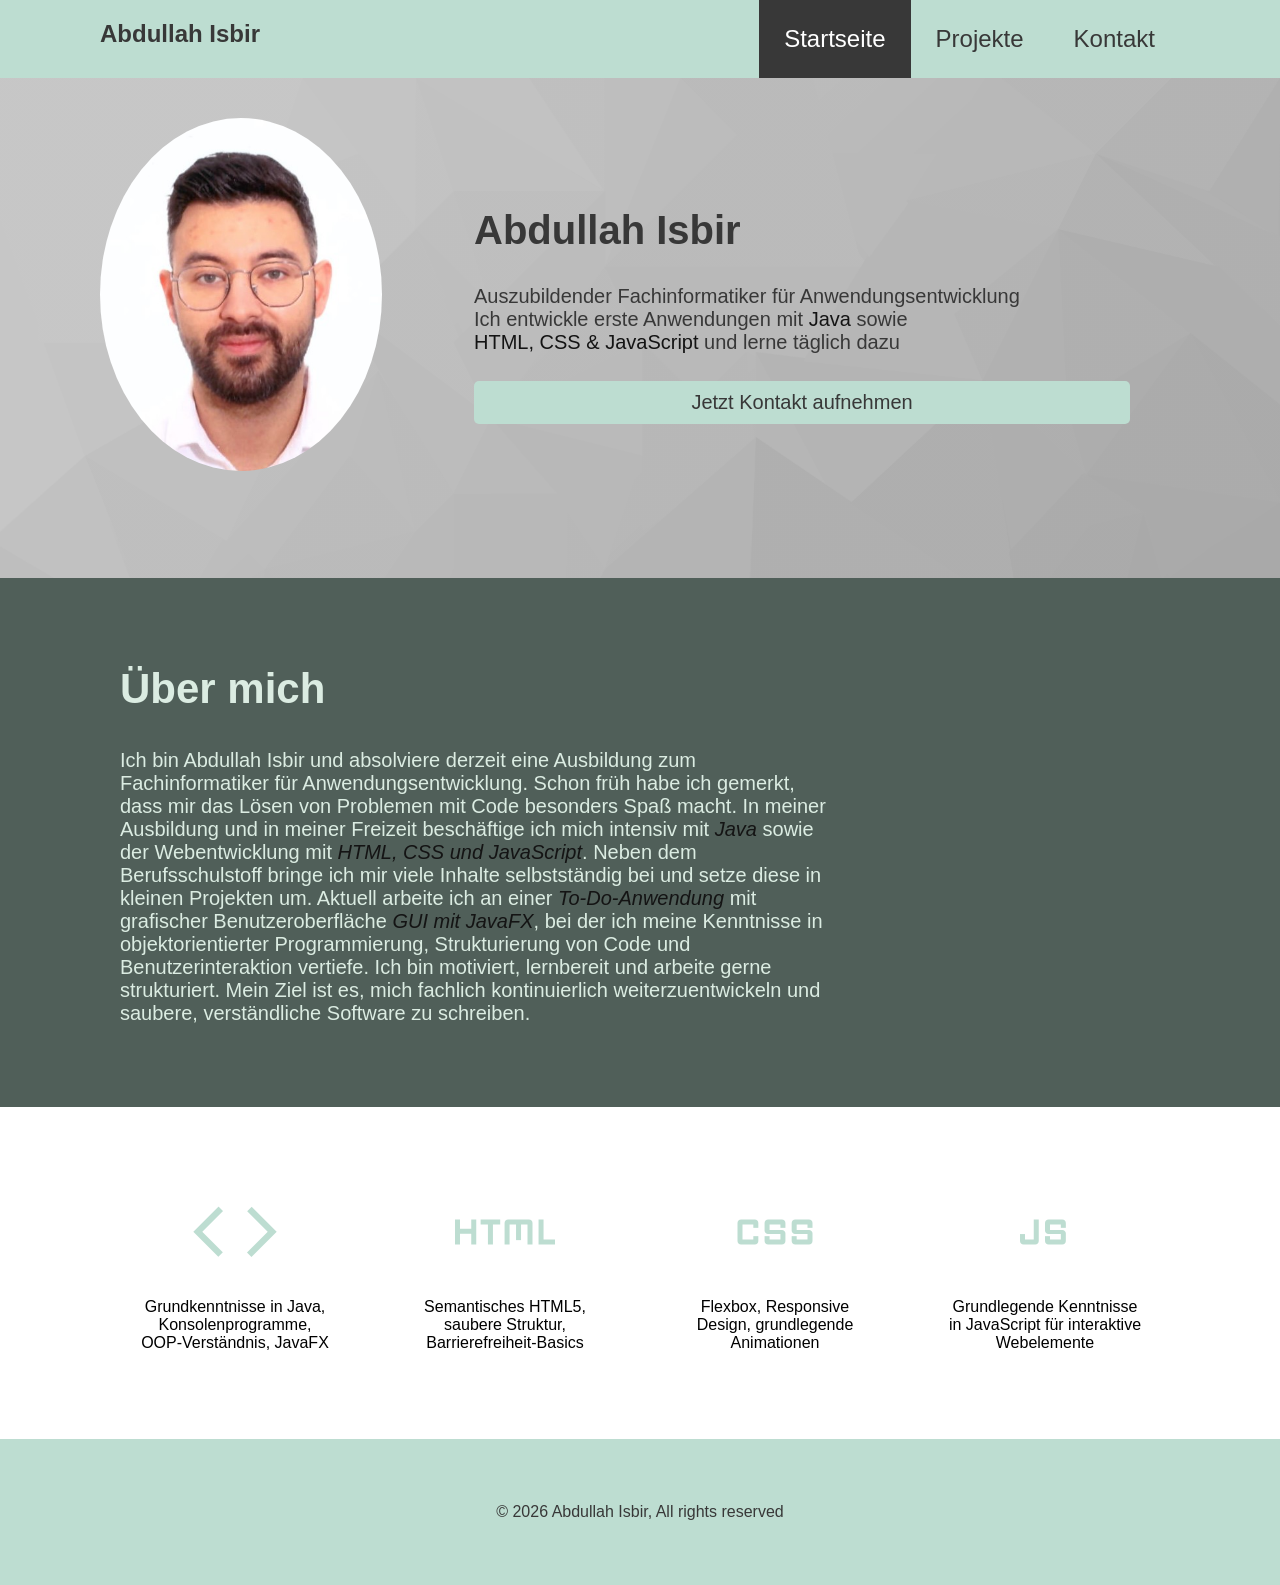
<file: index.html>
<!DOCTYPE html>
<html lang="de">
<head>
    <meta charset="UTF-8">
    <meta name="viewport" content="width=device-width, initial-scale=1.0">
    <meta name="description" content="Hier findest du das komplette Hilal Isbir-Tas und Abdullah Isbir Webseite">
    <meta name="keywords" content="Hilal Isbir-Tas und Abdullah Isbir Webseite">
    <title>Abdullah Isbir Webseite</title>
    <link rel="stylesheet" href="https://fonts.googleapis.com/css2?family=Material+Symbols+Outlined:opsz,wght,FILL,GRAD@24,400,0,0" />
    <link rel="stylesheet" href="css/style.css">


</head>
<body>
    <header>
            <nav id="main-nav">
                <div class="standard-container">
                <h1>Abdullah Isbir</h1>
                <ul>
                    <li>
                    <a class="active-page" href="index.html">Startseite</a>
                    </li>
                     <li>
                     <a href="projekte.html">Projekte</a>
                    </li>
                    <li>
                     <a href="contact.html">Kontakt</a>
                    </li>
                </ul>
                </div>
            </nav>
            <div id="Welcome">
                <div class="standard-container">
                    <div class="Welcome-img">
                        <img src="img/apo.jpeg" alt="Apo">
                    </div>
                    <div class="Welcome-content">
                        <h2>Abdullah Isbir</h2>
                        <p>Auszubildender Fachinformatiker für Anwendungsentwicklung <br>Ich entwickle erste Anwendungen mit <span class="text-highlighted">Java</span> sowie <span class="text-highlighted"><br>HTML, CSS & JavaScript</span>  und lerne täglich dazu</p>
                        <a class="btn" href="/contact.html">Jetzt Kontakt aufnehmen</a>
                    </div>
        </div>
    </header>

    <section id="about">
        <div class="standard-container">
            <div class="about-content">
                <h2> <span class="text-highlighted-about">Über mich</span> </h2>
                <p>Ich bin Abdullah Isbir und absolviere derzeit eine Ausbildung zum Fachinformatiker für Anwendungsentwicklung. Schon früh habe ich gemerkt, dass mir das Lösen von Problemen mit Code besonders Spaß macht.
                    In meiner Ausbildung und in meiner Freizeit beschäftige ich mich intensiv mit <span class="text-highlightedd">Java</span> sowie der Webentwicklung mit <span class="text-highlightedd">HTML, CSS und JavaScript</span>. 
                    Neben dem Berufsschulstoff bringe ich mir viele Inhalte selbstständig bei und setze diese in kleinen Projekten um. 
                    Aktuell arbeite ich an einer <span class="text-highlightedd">To-Do-Anwendung</span> mit grafischer Benutzeroberfläche <span class="text-highlightedd">GUI mit JavaFX</span>, bei der ich meine Kenntnisse in objektorientierter Programmierung, Strukturierung von Code und Benutzerinteraktion vertiefe.
                    Ich bin motiviert, lernbereit und arbeite gerne strukturiert. Mein Ziel ist es, mich fachlich kontinuierlich weiterzuentwickeln und saubere, verständliche Software zu schreiben.</p>
            </div>
            <div class="about-img">
            </div>
        </div>
    </section>

    <section id="Skills">
        <div class="standard-container">
            <div class="Skills-heading">
            <span class="material-symbols-outlined" aria-label="Code">code</span>
            <p>Grundkenntnisse in Java, Konsolenprogramme,<br> OOP-Verständnis, JavaFX</p>
        </div>
        <div class="Skills-heading">
            <span class="material-symbols-outlined" aria-label="HTML">html</span>
            <p>Semantisches HTML5, saubere Struktur, Barrierefreiheit-Basics</p>
        </div>
        <div class="Skills-heading">
            <span class="material-symbols-outlined" aria-label="CSS">css</span>
            <p>Flexbox, Responsive Design, grundlegende Animationen</p>
        </div>
        <div class="Skills-heading">
            <span class="material-symbols-outlined" aria-label="JavaScript">javascript</span>
            <p>Grundlegende Kenntnisse in JavaScript für interaktive Webelemente</p>
        </div>
    </div>
        
    </section>

    <footer id="main-footer">
        <div class="standard-container">
            <p>&copy; 2026 Abdullah Isbir, All rights reserved  </p>
        </div>
        

    </footer>


</body>
</html>
</file>
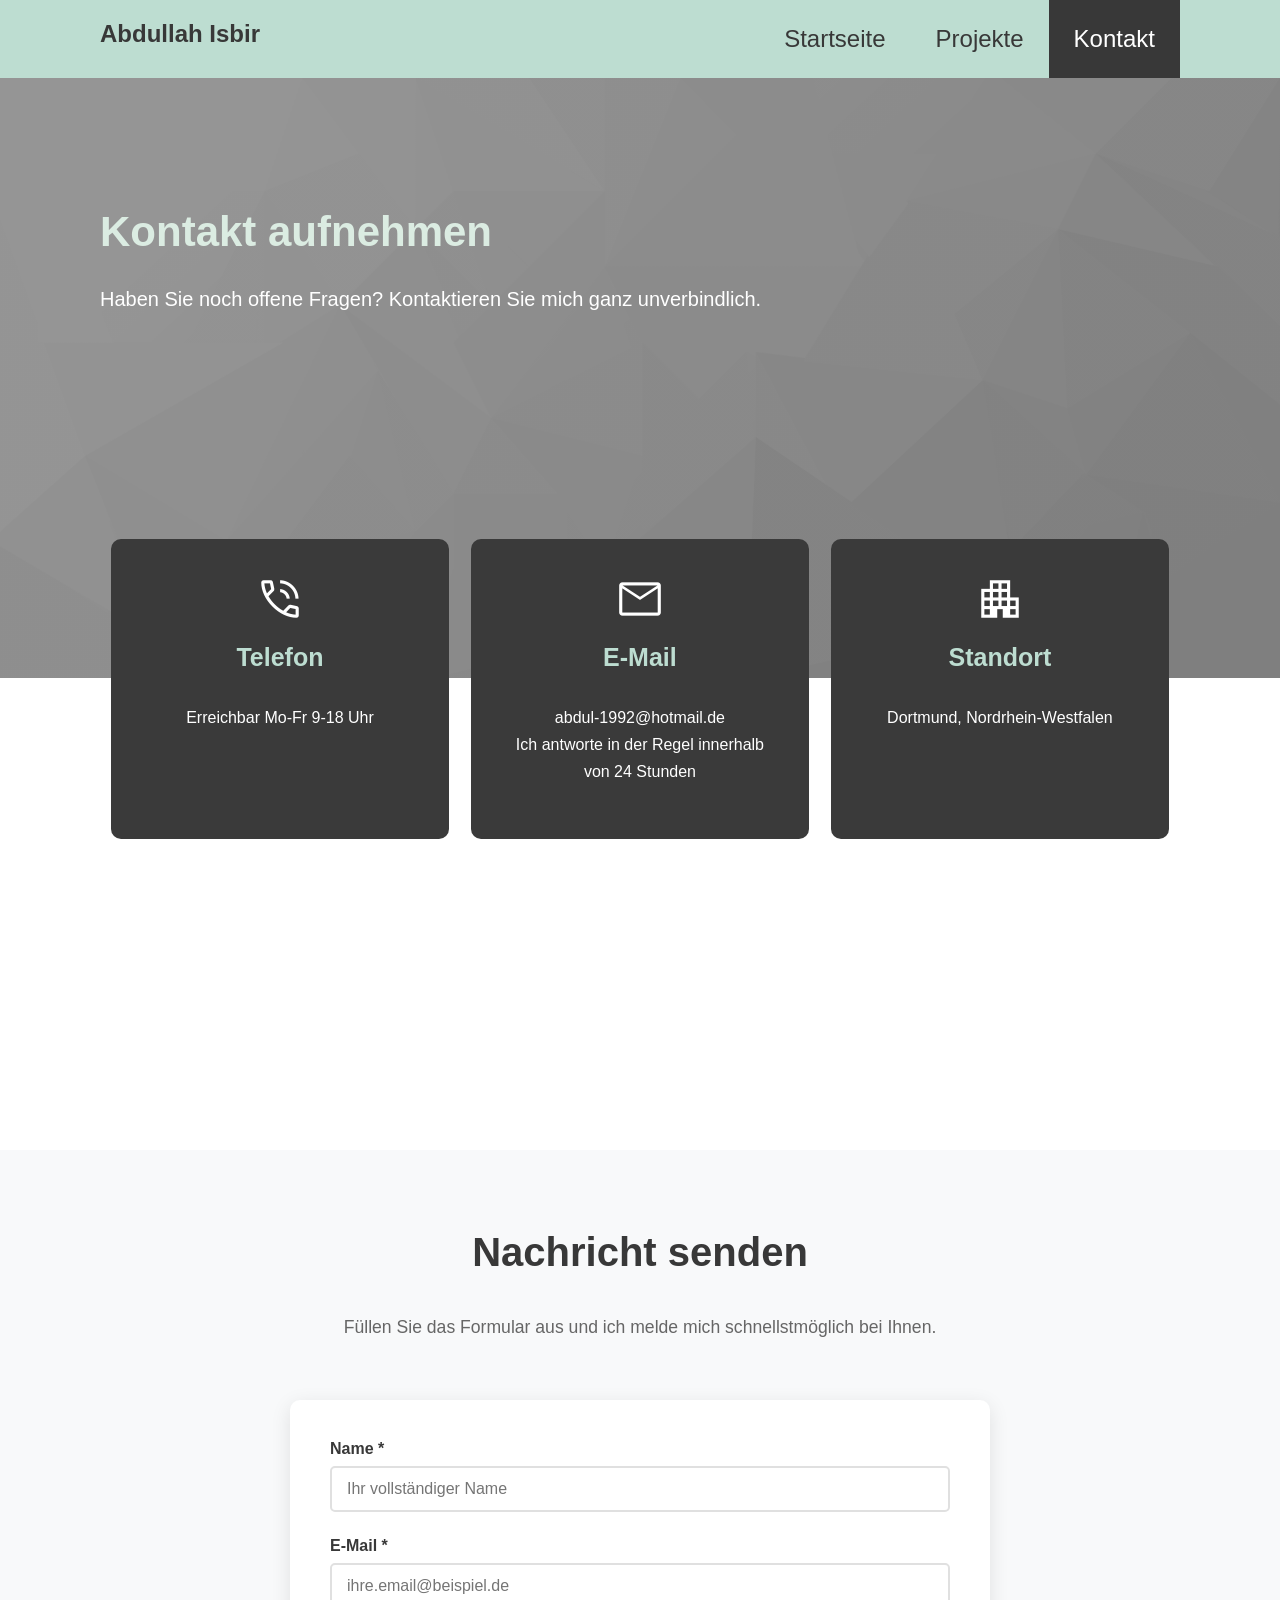
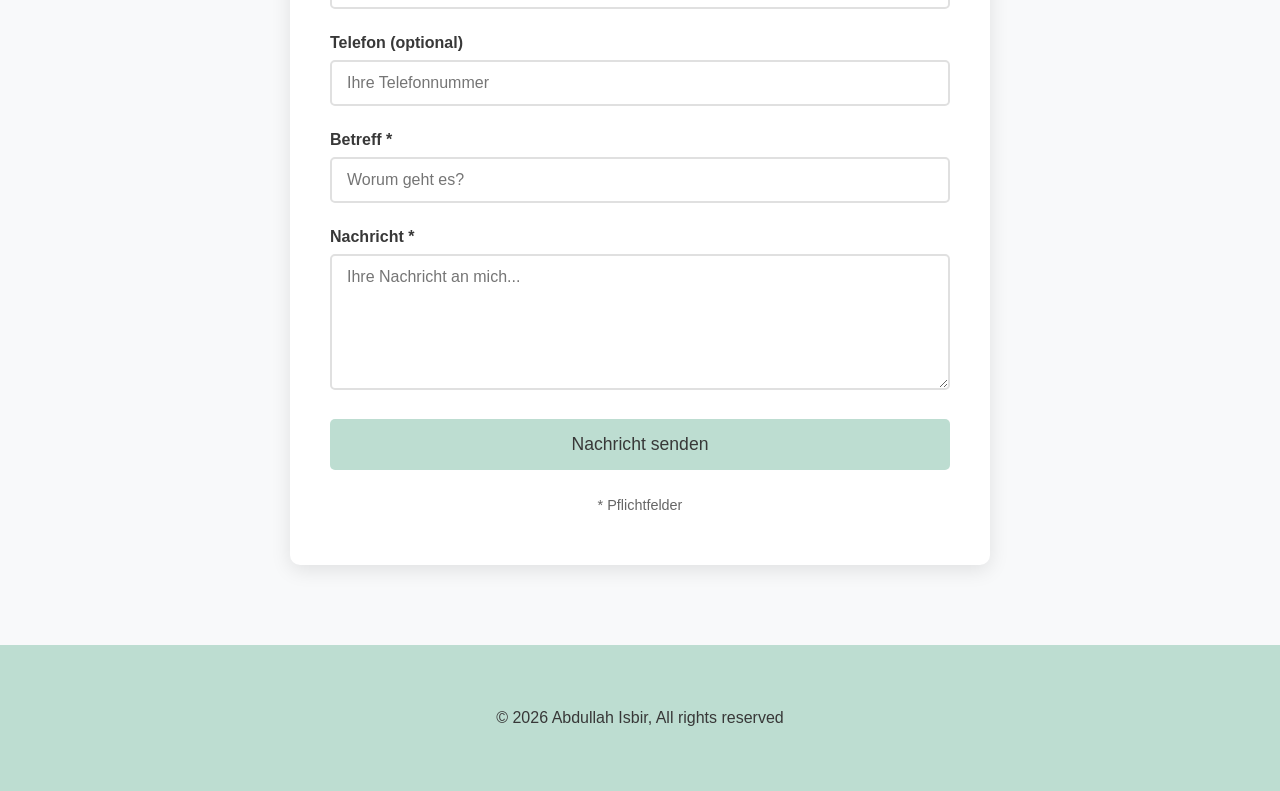
<file: contact.html>
<!DOCTYPE html>
<html lang="de">
<head>
  <meta charset="UTF-8">
  <meta http-equiv="X-UA-Compatible" content="IE=edge">
  <meta name="viewport" content="width=device-width, initial-scale=1.0">
  <meta name="description" content="Nehme noch heute mit Abdullah Isbir Kontakt auf">
  <meta name="keywords" content="Abdullah Isbir Kontakt">
  <title>Abdullah Isbir Kontakt</title>
  <link rel="stylesheet" href="https://fonts.googleapis.com/css2?family=Material+Symbols+Outlined:opsz,wght,FILL,GRAD@48,400,0,0" />
  <link rel="stylesheet" href="css/style.css">
  
</head>
<body>
  <header>
    <nav id="main-nav">
      <div class="standard-container">
        <h1>Abdullah Isbir</h1>
        <ul>
          <li><a href="index.html">Startseite</a></li>
          <li><a href="projekte.html">Projekte</a></li>
          <li><a class="active-page" href="contact.html">Kontakt</a></li>
        </ul>
      </div>
    </nav>
    <div id="contact-heading">
      <div class="standard-container">
        <div class="heading-content">
          <h2><span class="text-highlighted-about">Kontakt aufnehmen</span></h2>
          <p>Haben Sie noch offene Fragen? Kontaktieren Sie mich ganz unverbindlich.</p>
        </div>
      </div>
    </div>
  </header>

  <section id="contact-options">
    <div class="standard-container">
      <div class="contact-option">
        <span class="material-symbols-outlined" aria-label="Telefon">phone_in_talk</span>
        <h3>Telefon</h3>
        <p>Erreichbar Mo-Fr 9-18 Uhr</p>
      </div>
      <div class="contact-option">
        <span class="material-symbols-outlined" aria-label="E-Mail">mail</span>
        <h3>E-Mail</h3>
        <p>abdul-1992@hotmail.de <br>Ich antworte in der Regel innerhalb von 24 Stunden</p>
      </div>
      <div class="contact-option">
        <span class="material-symbols-outlined" aria-label="Standort">apartment</span>
        <h3>Standort</h3>
        <p>Dortmund, Nordrhein-Westfalen</p>
      </div>
    </div>
  </section>

  <section id="contact-form">
    <div class="standard-container">
      <h2>Nachricht senden</h2>
      <p class="form-description">Füllen Sie das Formular aus und ich melde mich schnellstmöglich bei Ihnen.</p>
      
      <div class="form-container">
        <div class="input-group">
          <label for="name">Name *</label>
          <input type="text" id="name" name="name" required placeholder="Ihr vollständiger Name">
        </div>

        <div class="input-group">
          <label for="email">E-Mail *</label>
          <input type="email" id="email" name="email" required placeholder="ihre.email@beispiel.de">
        </div>

        <div class="input-group">
          <label for="phone">Telefon (optional)</label>
          <input type="tel" id="phone" name="phone" placeholder="Ihre Telefonnummer">
        </div>

        <div class="input-group">
          <label for="subject">Betreff *</label>
          <input type="text" id="subject" name="subject" required placeholder="Worum geht es?">
        </div>

        <div class="input-group">
          <label for="message">Nachricht *</label>
          <textarea id="message" name="message" rows="6" required placeholder="Ihre Nachricht an mich..."></textarea>
        </div>

        <button type="submit" class="btn" onclick="sendMessage()">Nachricht senden</button>
        <p class="form-note">* Pflichtfelder</p>
      </div>
    </div>
  </section>

  <footer id="main-footer">
    <div class="standard-container">
      <p>&copy; 2026 Abdullah Isbir, All rights reserved</p>
    </div>
  </footer>

  <script src="script.js"></script>
</body>
</html>
</file>
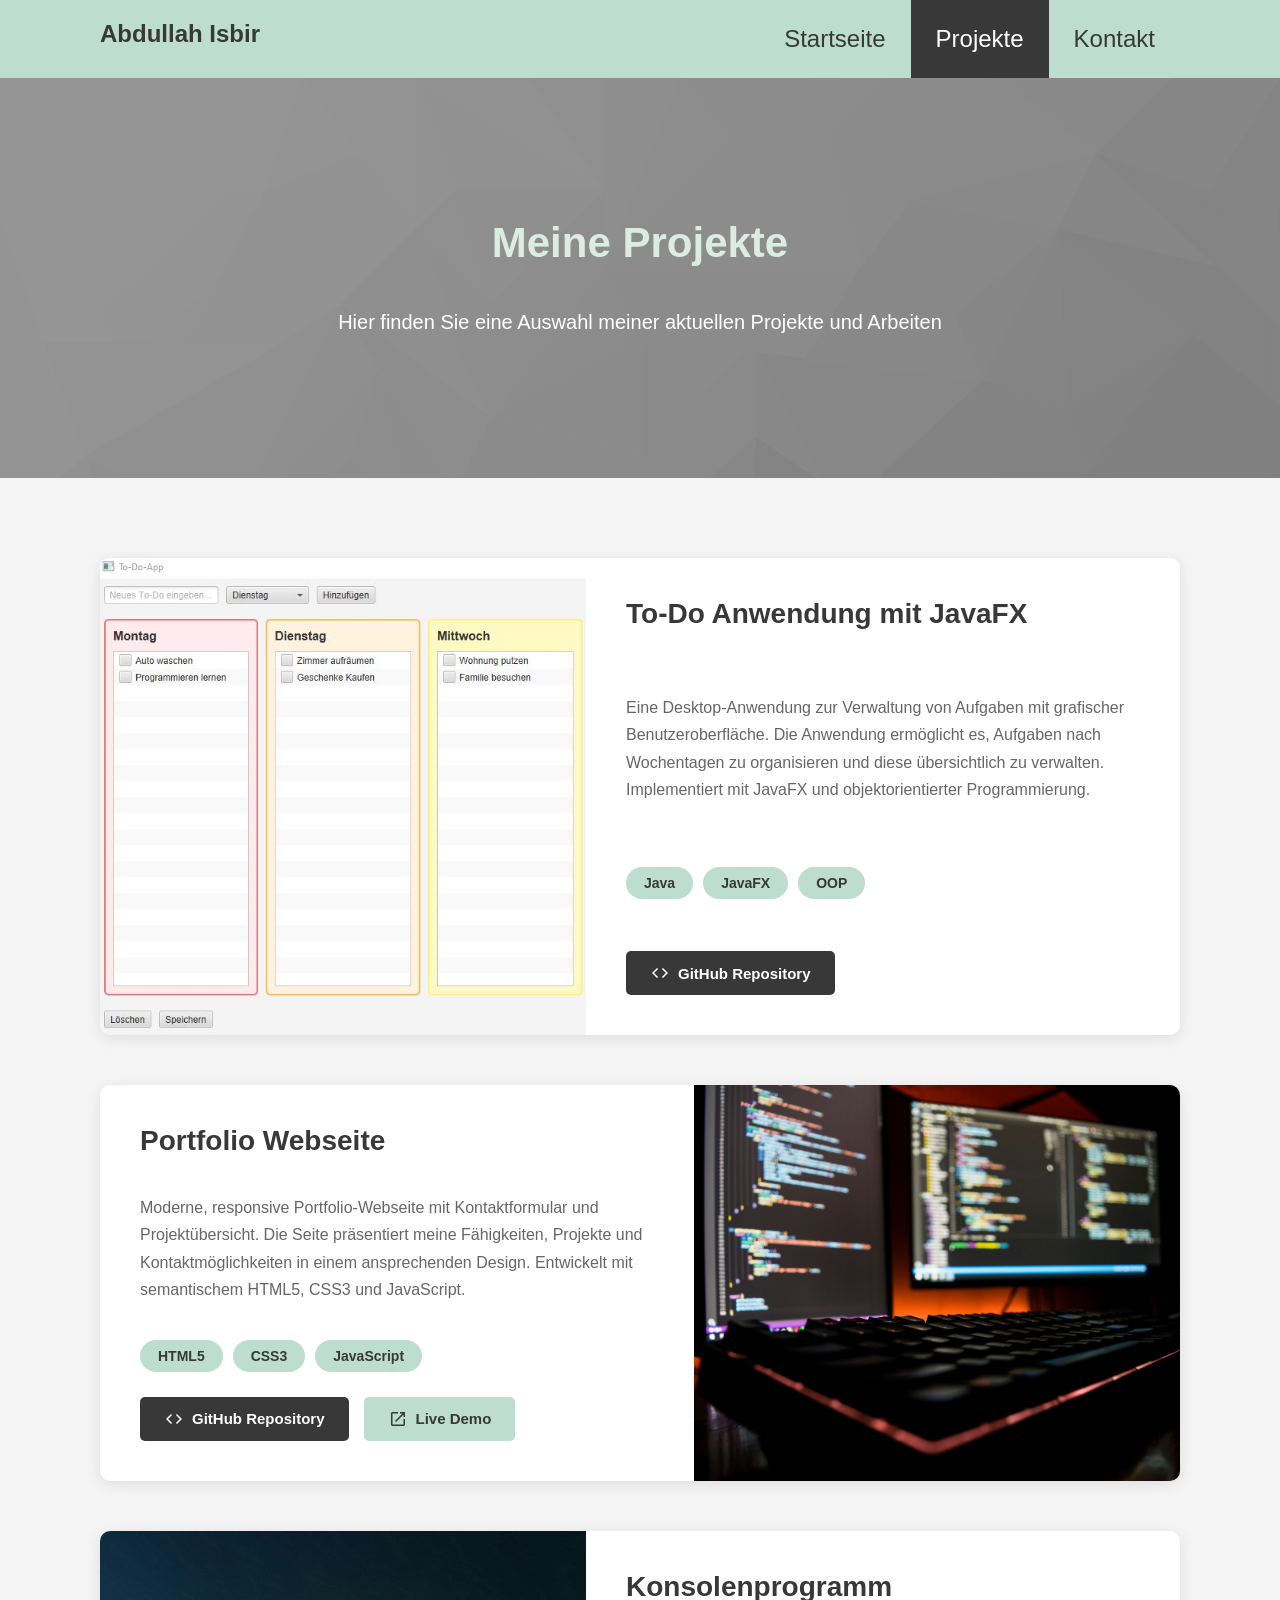
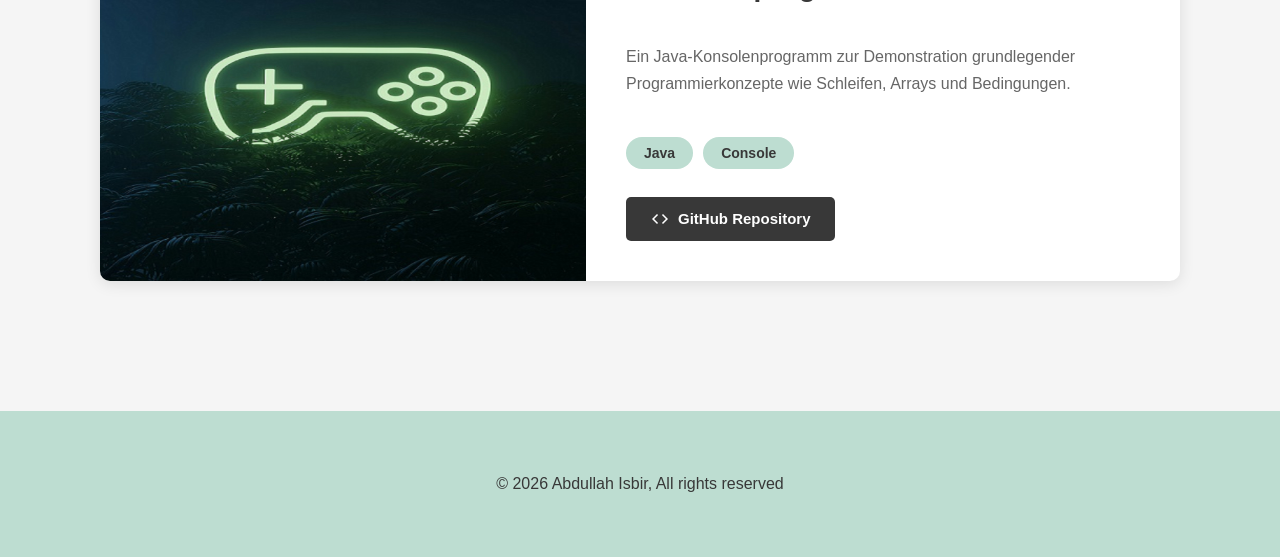
<file: projekte.html>
<!DOCTYPE html>
<html lang="de">
<head>
    <meta charset="UTF-8">
    <meta name="viewport" content="width=device-width, initial-scale=1.0">
    <meta name="description" content="Schau dir meine Projekte an">
    <meta name="keywords" content="Abdullah Isbir Projekte">
    <title>Abdullah Isbir Projekte</title>
    <link rel="stylesheet" href="https://fonts.googleapis.com/css2?family=Material+Symbols+Outlined:opsz,wght,FILL,GRAD@24,400,0,0" />
    <link rel="stylesheet" href="css/style.css">
</head>
<body>
    <header>
        <nav id="main-nav">
            <div class="standard-container">
                <h1>Abdullah Isbir</h1>
                <ul>
                    <li>
                        <a href="index.html">Startseite</a>
                    </li>
                    <li>
                        <a class="active-page" href="projekte.html">Projekte</a>
                    </li>
                    <li>
                        <a href="contact.html">Kontakt</a>
                    </li>
                </ul>
            </div>
        </nav>     
        
        <div id="projects-heading">
            <div class="standard-container">
                <div class="heading-content">
                    <h2><span class="text-highlighted-about">Meine Projekte</span></h2>
                    <p>Hier finden Sie eine Auswahl meiner aktuellen Projekte und Arbeiten</p>
                </div>
            </div>
        </div>
    </header>

    <section id="projects-showcase">
        <div class="standard-container">
            
            <!-- Projekt 1: To-Do App -->
            <div class="project-card">
                <div class="project-image">
                    <img src="img/Todo-Anwendung.PNG" alt="To-Do Anwendung">
                </div>
                <div class="project-content">
                    <h3>To-Do Anwendung mit JavaFX</h3>
                    <p>Eine Desktop-Anwendung zur Verwaltung von Aufgaben mit grafischer Benutzeroberfläche. Die Anwendung ermöglicht es, Aufgaben nach Wochentagen zu organisieren und diese übersichtlich zu verwalten. Implementiert mit JavaFX und objektorientierter Programmierung.</p>
                    <div class="project-tech">
                        <span class="tech-tag">Java</span>
                        <span class="tech-tag">JavaFX</span>
                        <span class="tech-tag">OOP</span>
                    </div>
                    <div class="project-links">
                        <a href="https://github.com/abduul92/Todo-Anwendung" target="_blank" rel="noopener noreferrer" class="project-link">
                            <span class="material-symbols-outlined">code</span>
                            GitHub Repository
                        </a>
                    </div>
                </div>
            </div>

            <!-- Projekt 2: Portfolio Website -->
            <div class="project-card">
                <div class="project-image">
                    <img src="img/web.jpg" alt="Portfolio Webseite">
                </div>
                <div class="project-content">
                    <h3>Portfolio Webseite</h3>
                    <p>Moderne, responsive Portfolio-Webseite mit Kontaktformular und Projektübersicht. Die Seite präsentiert meine Fähigkeiten, Projekte und Kontaktmöglichkeiten in einem ansprechenden Design. Entwickelt mit semantischem HTML5, CSS3 und JavaScript.</p>
                    <div class="project-tech">
                        <span class="tech-tag">HTML5</span>
                        <span class="tech-tag">CSS3</span>
                        <span class="tech-tag">JavaScript</span>
                    </div>
                    <div class="project-links">
                        <a href="https://github.com/abduul92/PortfolioWEB.git" target="_blank" rel="noopener noreferrer" class="project-link">
                            <span class="material-symbols-outlined">code</span>
                            GitHub Repository
                        </a>
                        <a href="index.html" class="project-link project-link-secondary">
                            <span class="material-symbols-outlined">open_in_new</span>
                            Live Demo
                        </a>
                    </div>
                </div>
            </div>

            <!-- Projekt 3: Beispielprojekt (kannst du anpassen) -->
            <div class="project-card">
                <div class="project-image">
                    <img src="img/code.jpg" alt="Konsolenprogramm">
                </div>
                <div class="project-content">
                    <h3>Konsolenprogramm</h3>
                    <p>Ein Java-Konsolenprogramm zur Demonstration grundlegender Programmierkonzepte wie Schleifen, Arrays und Bedingungen.</p>
                    <div class="project-tech">
                        <span class="tech-tag">Java</span>
                        <span class="tech-tag">Console</span>
                    </div>
                    <div class="project-links">
                        <a href=https://github.com/abduul92/Projekt_Konsolenspiel.git target="_blank" rel="noopener noreferrer" class="project-link">
                            <span class="material-symbols-outlined">code</span>
                            GitHub Repository
                        </a>
                    </div>
                </div>
            </div>

        </div>
    </section>

    <footer id="main-footer">
        <div class="standard-container">
            <p>&copy; 2026 Abdullah Isbir, All rights reserved</p>
        </div>
    </footer>
</body>
</html>
</file>
<file: css/style.css>
* {
    font-family: Arial, Helvetica, sans-serif;
    box-sizing: border-box;
    padding: 0px;
    margin: 0px;

}

h1, h2, h3, h4, h5, h6 {
    padding-bottom: 20px;
}

a {
    color: #383838;
    text-decoration: none;
}

p {
    padding-top: 12px;
    padding-bottom: 12px;
}
/* ---- Hilfsklasse ---- */


.standard-container {
    max-width: 1080px;
    margin: 0 auto;
}

.text-highlighted {
    color: #141414;
    font-size: 20px;
}

.text-highlightedd {
    color: #141414;
    font-size: 20px;
    font-style: italic;
}

.text-highlighted-about {
    color: rgb(219, 236, 226);
    font-size: 42px;
    font-weight: bold;
}


/* --- Buttons --- */

.btn {
    display: block;
    font-size: 20px;
    background-color: #bdddd1;
    color: #383838;
    padding: 10px 15px;
    text-align: center;
    border-radius: 5px;
    margin: 15px 0px;
}

.btn:hover {
    background-color: #383838;
    color: white;
}
/* --- Navigationsliste --- */

#main-nav {
    background-color: #bdddd1;
    
    
    
}

#main-nav::after {
    content: "";
    display: block;
    clear: both;
}

#main-nav h1 {
    float: left;
    color: #383838;
    padding-top: 20px;
    
    
}

#main-nav a {
    color: #383838;
    
}

#main-nav ul {
    float: right;
    list-style: none;
}

#main-nav ul li {
    float: left;
    
}

#main-nav ul li a {
    display: block;
    font-size: 24px;
    padding: 25px;
    text-align: center;
}

#main-nav ul li a:hover {
    background-color: #383838;
    color: white;
    
}

#main-nav ul li a.active-page {
    background-color: #383838;
    color: white;
    
}

/* --- Wilkommens Sektion --- */

#Welcome {
    background-image: linear-gradient(rgba(0,0,0, 0.2), rgba(0,0,0, 0.2)), url(../img/Banner_Light.png);
    background-repeat: no-repeat;
    background-size: cover;
    min-height: 500px;
}

#Welcome::after {
    content: "";
    display: block;
    clear: both;
}

#Welcome .Welcome-content {
    float: right;
    width: 70%;
    padding: 130px 50px;

}

#Welcome .Welcome-img {
    float: left;
    width: 30%;
    padding-top: 40px;
}

#Welcome .Welcome-img img {
    width: 87%;
    border-radius: 50%;
}

#Welcome .Welcome-content h2 {
    color: #383838;
    font-size: 40px;
}

#Welcome .Welcome-content p {
    color: #383838;
    font-size: 20px;
}

/* ---- About Sektion ---- */

#about {
    background-color: #505f59; 
    padding-top: 50px;
    padding-bottom: 50px;
}

#about::after {
    content: "";
    display: block;
    clear: both;
}

#about .about-content {
    float: left;
    width: 70%;
    color: rgb(29, 29, 29);
    padding: 20px;
}

#about .about-img {
    float: left;
    width: 30%;
    padding: 20px;

}

#about .about-img img {
    width: 100%;
    border-radius: 10px;

}

#about .about-content h2 {
    font-size: 60px;
}

#about .about-content p {
    color: rgb(219, 236, 226);
    font-size: 20px;
}

/* ---  Skill Sektion --- */

#Skills {
    padding-top: 40px;
    padding-bottom: 40px;
}

#Skills::after {
    content: "";
    display: block;
    clear: both;

}

#Skills .Skills-heading {
    float: left;
    width: 25%;
    text-align: center;
    padding: 35px;

}

#Skills .material-symbols-outlined {
    font-size: 100px;
    color: #bdddd1;
}

#Skills .Skills-heading h2 {
    color: #383838;
    font-size: 20px;
}

/* ------ Projects Heading Sektion ------ */

#projects-heading {
  background-image: linear-gradient(rgba(0,0,0, 0.4), rgba(0,0,0, 0.4)), url(../img/Banner_Light.png);
  background-repeat: no-repeat;
  background-size: cover;
  min-height: 400px;
}

#projects-heading .heading-content {
  color: white;
  padding: 130px 0px;
  text-align: center;
}

#projects-heading .heading-content h2 {
  font-size: 50px;
}

#projects-heading .heading-content p {
  font-size: 20px;
}

/* ------ Projects Heading Sektion ------ */

#projects-heading {
  background-image: linear-gradient(rgba(0,0,0, 0.4), rgba(0,0,0, 0.4)), url(../img/Banner_Light.png);
  background-repeat: no-repeat;
  background-size: cover;
  min-height: 400px;
  display: flex;
  align-items: center;
}

#projects-heading .heading-content {
  color: white;
  text-align: center;
}

#projects-heading .heading-content h2 {

  font-size: 50px;
  margin-bottom: 10px;
}

#projects-heading .heading-content p {
  font-size: 20px;
}

/* ------ Projects Showcase Sektion ------ */

#projects-showcase {
  padding: 80px 0;
  background-color: #f5f5f5;
}

.project-card {
  background: white;
  border-radius: 10px;
  overflow: hidden;
  margin-bottom: 50px;
  box-shadow: 0 3px 15px rgba(0,0,0,0.1);
  transition: transform 0.3s, box-shadow 0.3s;
  display: flex;
  flex-direction: row;
  min-height: 350px;
}

.project-card:hover {
  transform: translateY(-5px);
  box-shadow: 0 8px 25px rgba(0,0,0,0.15);
}

.project-image {
  width: 45%;
  overflow: hidden;
  position: relative;
}

.project-image img {
  width: 100%;
  height: 100%;
  object-fit: cover;
  transition: transform 0.5s;
}

.project-card:hover .project-image img {
  transform: scale(1.08);
}

.project-content {
  width: 55%;
  padding: 40px;
  display: flex;
  flex-direction: column;
  justify-content: space-between;
}

.project-content h3 {
  color: #383838;
  font-size: 28px;
  margin-bottom: 15px;
  padding-bottom: 10px;
}

.project-content p {
  color: #666;
  line-height: 1.7;
  margin-bottom: 25px;
  font-size: 16px;
}

.project-tech {
  margin-bottom: 25px;
  display: flex;
  flex-wrap: wrap;
  gap: 10px;
}

.tech-tag {
  background-color: #bdddd1;
  color: #383838;
  padding: 8px 18px;
  border-radius: 25px;
  font-size: 14px;
  font-weight: 600;
  display: inline-block;
}

.project-links {
  display: flex;
  gap: 15px;
  flex-wrap: wrap;
}

.project-link {
  display: inline-flex;
  align-items: center;
  gap: 8px;
  background-color: #383838;
  color: white;
  padding: 12px 24px;
  border-radius: 5px;
  text-decoration: none;
  font-weight: 600;
  transition: all 0.3s;
  font-size: 15px;
}

.project-link:hover {
  background-color: #bdddd1;
  color: #383838;
  transform: translateY(-2px);
}

.project-link-secondary {
  background-color: #bdddd1;
  color: #383838;
}

.project-link-secondary:hover {
  background-color: #383838;
  color: white;
}

.project-link .material-symbols-outlined {
  font-size: 20px;
}

/* Wechselndes Layout für gerade/ungerade Projekte */
.project-card:nth-child(even) {
  flex-direction: row-reverse;
}

/* Mobile Responsiveness */
@media (max-width: 768px) {
  .project-card {
    flex-direction: column !important;
    min-height: auto;
  }
  
  .project-image,
  .project-content {
    width: 100%;
  }
  
  .project-image {
    height: 250px;
  }
  
  .project-content {
    padding: 25px;
  }
  
  .project-content h3 {
    font-size: 22px;
  }
  
  #projects-heading .heading-content h2 {
    font-size: 35px;
  }
  
  #projects-heading .heading-content p {
    font-size: 16px;
  }
}

/* ------ Contact Heading Sektion ------ */

#contact-heading {
  background-image: linear-gradient(rgba(0,0,0, 0.4), rgba(0,0,0, 0.4)), url(../img/Banner_Light.png);
    background-repeat: no-repeat;
    background-size: cover;
  min-height: 600px;
}

#contact-heading .heading-content {
  color: white;
  padding: 130px 0px;
}

#contact-heading .heading-content h2 {
  font-size: 40px;
}

#contact-heading .heading-content p {
  font-size: 20px;
}

/* ------ Contact Options Sektion ------ */

#contact-options {
  margin-top: -150px;
  padding-bottom: 300px;
}


#contact-options:after {
  content: "";
  display: block;
  clear: both;
}

#contact-options .contact-option {
  float: left;
  width: 31.33%;
  margin: 1%;
  text-align: center;
  padding: 35px;
  background-color: #3A3A3A;
  min-height: 300px;
  border-radius: 10px;
}

#contact-options .contact-option h3 {
  font-size: 25px;
  color: #bdddd1;
  padding-top: 15px;
}

#contact-options .contact-option p {
  color: white;
  line-height: 1.7em;
}

#contact-options .material-symbols-outlined {
  font-size: 50px;
  color: white;
}

/* ------ Contact Form Sektion ------ */

#contact-form {
  padding: 80px 0;
  background-color: #f8f9fa;
}

#contact-form h2 {
  text-align: center;
  margin-bottom: 10px;
  font-size: 2.5rem;
  color: #383838;
}

.form-description {
  text-align: center;
  margin-bottom: 50px;
  color: #666;
  font-size: 1.1rem;
}

.form-container {
  max-width: 700px;
  margin: 0 auto;
  background: white;
  padding: 40px;
  border-radius: 10px;
  box-shadow: 0 5px 20px rgba(0,0,0,0.1);
}

.input-group {
  margin-bottom: 25px;
}

.input-group label {
  display: block;
  margin-bottom: 8px;
  font-weight: 600;
  color: #383838;
}

.input-group input,
.input-group textarea {
  width: 100%;
  padding: 12px 15px;
  border: 2px solid #e0e0e0;
  border-radius: 5px;
  font-size: 1rem;
  font-family: Arial, Helvetica, sans-serif;
  transition: border-color 0.3s;
  box-sizing: border-box;
}

.input-group input:focus,
.input-group textarea:focus {
  outline: none;
  border-color: #bdddd1;
}

.input-group textarea {
  resize: vertical;
  min-height: 120px;
}

.form-container .btn {
  width: 100%;
  padding: 15px;
  margin-top: 10px;
  cursor: pointer;
  border: none;
  font-size: 1.1rem;
}

.form-note {
  margin-top: 15px;
  font-size: 0.9rem;
  color: #666;
  text-align: center;
}




/* --- Footer --- */

#main-footer {
    background-color: #bdddd1;
    min-height: 120px;
    padding: 52px;
}

#main-footer p {
    text-align: center;
    color: #383838;
}
</file>
